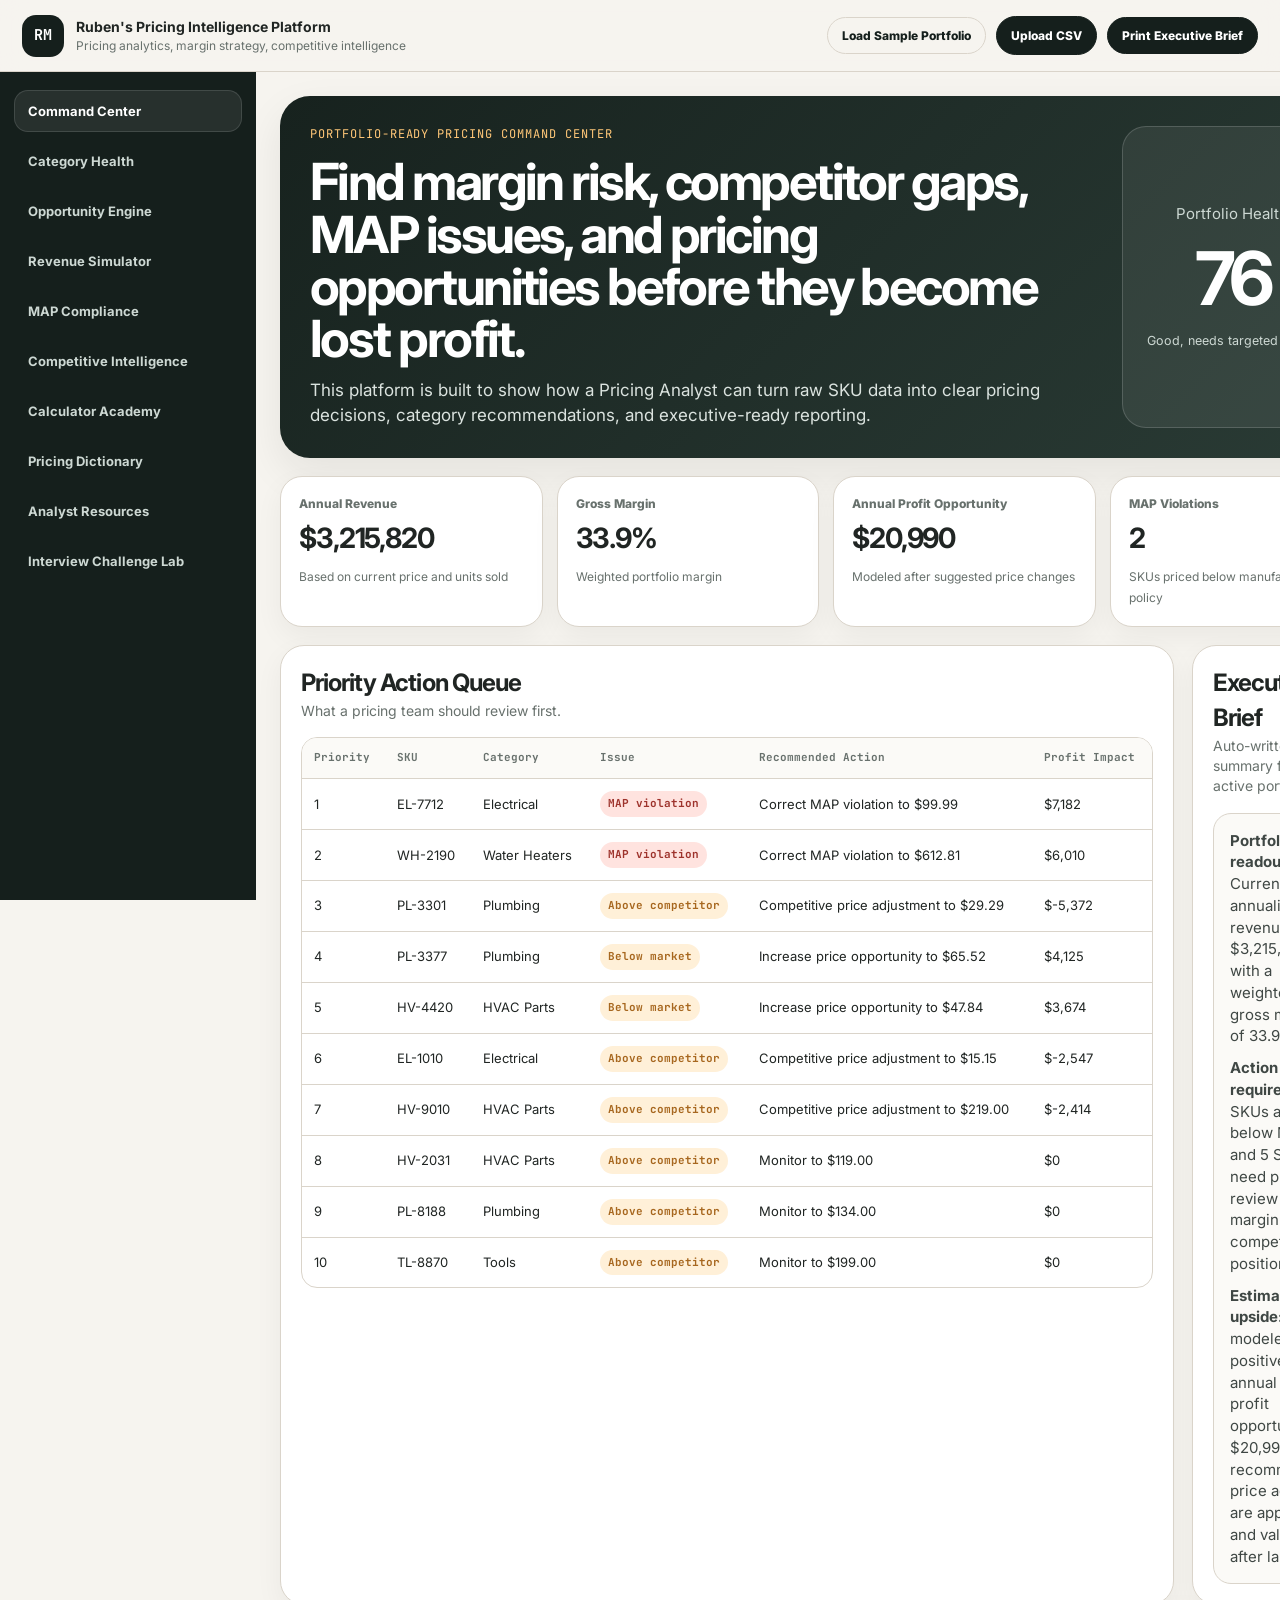
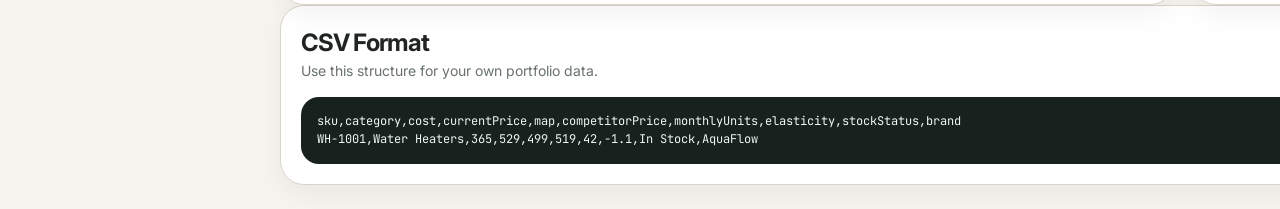
<file: pricing-intelligence/index.html>
<!DOCTYPE html>
<html lang="en">
<head>
  <meta charset="UTF-8" />
  <meta name="viewport" content="width=device-width, initial-scale=1.0" />
  <title>Ruben's Pricing Intelligence Platform</title>
  <link rel="preconnect" href="https://fonts.googleapis.com">
  <link rel="preconnect" href="https://fonts.gstatic.com" crossorigin>
  <link href="https://fonts.googleapis.com/css2?family=Inter:wght@400;500;600;700;800&family=JetBrains+Mono:wght@400;600;700&display=swap" rel="stylesheet">
  <link rel="stylesheet" href="css/styles.css" />
</head>
<body>
  <header class="app-shell">
    <div class="brand">
      <div class="brand-mark">RM</div>
      <div>
        <strong>Ruben's Pricing Intelligence Platform</strong>
        <span>Pricing analytics, margin strategy, competitive intelligence</span>
      </div>
    </div>
    <nav class="top-actions">
      <button class="ghost" id="loadSampleBtn">Load Sample Portfolio</button>
      <label class="file-btn">
        Upload CSV
        <input id="csvInput" type="file" accept=".csv" />
      </label>
      <button class="primary" id="printBriefBtn">Print Executive Brief</button>
    </nav>
  </header>

  <main class="layout">
    <aside class="sidebar">
      <button class="nav-item active" data-view="overview">Command Center</button>
      <button class="nav-item" data-view="category">Category Health</button>
      <button class="nav-item" data-view="opportunity">Opportunity Engine</button>
      <button class="nav-item" data-view="simulator">Revenue Simulator</button>
      <button class="nav-item" data-view="map">MAP Compliance</button>
      <button class="nav-item" data-view="competitive">Competitive Intelligence</button>
      <button class="nav-item" data-view="calculator">Calculator Academy</button>
      <button class="nav-item" data-view="dictionary">Pricing Dictionary</button>
      <button class="nav-item" data-view="resources">Analyst Resources</button>
      <button class="nav-item" data-view="challenge">Interview Challenge Lab</button>
    </aside>

    <section class="content">
      <section class="view active" id="overview">
        <div class="hero-panel">
          <div>
            <p class="eyebrow">Portfolio-ready pricing command center</p>
            <h1>Find margin risk, competitor gaps, MAP issues, and pricing opportunities before they become lost profit.</h1>
            <p class="lead">This platform is built to show how a Pricing Analyst can turn raw SKU data into clear pricing decisions, category recommendations, and executive-ready reporting.</p>
          </div>
          <div class="hero-score">
            <span>Portfolio Health</span>
            <strong id="healthScore">0</strong>
            <small id="healthText">Load sample data to begin</small>
          </div>
        </div>

        <div class="kpi-grid">
          <article class="kpi"><span>Annual Revenue</span><strong id="kpiRevenue">$0</strong><small>Based on current price and units sold</small></article>
          <article class="kpi"><span>Gross Margin</span><strong id="kpiMargin">0%</strong><small>Weighted portfolio margin</small></article>
          <article class="kpi"><span>Annual Profit Opportunity</span><strong id="kpiOpportunity">$0</strong><small>Modeled after suggested price changes</small></article>
          <article class="kpi"><span>MAP Violations</span><strong id="kpiMap">0</strong><small>SKUs priced below manufacturer policy</small></article>
        </div>

        <div class="two-col">
          <section class="panel">
            <div class="panel-head"><h2>Priority Action Queue</h2><p>What a pricing team should review first.</p></div>
            <div class="table-wrap"><table><thead><tr><th>Priority</th><th>SKU</th><th>Category</th><th>Issue</th><th>Recommended Action</th><th>Profit Impact</th></tr></thead><tbody id="priorityRows"></tbody></table></div>
          </section>
          <section class="panel">
            <div class="panel-head"><h2>Executive Brief</h2><p>Auto-written summary from the active portfolio.</p></div>
            <div class="brief" id="executiveBrief"></div>
          </section>
        </div>

        <section class="panel">
          <div class="panel-head"><h2>CSV Format</h2><p>Use this structure for your own portfolio data.</p></div>
          <pre class="codeblock">sku,category,cost,currentPrice,map,competitorPrice,monthlyUnits,elasticity,stockStatus,brand
WH-1001,Water Heaters,365,529,499,519,42,-1.1,In Stock,AquaFlow</pre>
        </section>
      </section>

      <section class="view" id="category">
        <div class="panel-head page"><h1>Category Health Explorer</h1><p>Click any category to drill into revenue, margin, competitive position, MAP risk, and SKU-level actions.</p></div>
        <div class="category-grid" id="categoryCards"></div>
        <section class="panel detail-panel" id="categoryDetail">
          <div class="panel-head"><h2 id="detailTitle">Select a category</h2><p id="detailSubtitle">Category drill-down will appear here.</p></div>
          <div class="kpi-grid compact" id="detailMetrics"></div>
          <div class="table-wrap"><table><thead><tr><th>SKU</th><th>Price</th><th>Cost</th><th>Margin</th><th>Competitor</th><th>MAP</th><th>Action</th></tr></thead><tbody id="detailRows"></tbody></table></div>
        </section>
      </section>

      <section class="view" id="opportunity">
        <div class="panel-head page"><h1>Pricing Opportunity Engine</h1><p>Ranks SKUs by modeled profit improvement, competitor gap, MAP status, and margin health.</p></div>
        <section class="panel"><div class="table-wrap"><table><thead><tr><th>Rank</th><th>SKU</th><th>Category</th><th>Current Price</th><th>Suggested Price</th><th>Reason</th><th>Annual Profit Change</th><th>Confidence</th></tr></thead><tbody id="opportunityRows"></tbody></table></div></section>
      </section>

      <section class="view" id="simulator">
        <div class="panel-head page"><h1>Revenue Simulator</h1><p>Test category-wide price changes and see expected revenue, gross profit, margin, and volume movement.</p></div>
        <section class="panel sim-grid">
          <div>
            <label>Category</label>
            <select id="simCategory"></select>
            <label>Price Change</label>
            <input id="priceChange" type="range" min="-15" max="15" value="3" step="1" />
            <div class="slider-readout"><strong id="priceChangeLabel">+3%</strong><span>Change applied to selected category</span></div>
            <label>Elasticity Sensitivity</label>
            <select id="elasticityMode"><option value="conservative">Conservative</option><option value="base" selected>Base</option><option value="aggressive">Aggressive</option></select>
          </div>
          <div class="kpi-grid compact">
            <article class="kpi"><span>Revenue Change</span><strong id="simRevenue">$0</strong><small>After volume response</small></article>
            <article class="kpi"><span>Profit Change</span><strong id="simProfit">$0</strong><small>Gross profit change</small></article>
            <article class="kpi"><span>Unit Change</span><strong id="simUnits">0</strong><small>Modeled annual units</small></article>
            <article class="kpi"><span>New Margin</span><strong id="simMargin">0%</strong><small>Weighted margin</small></article>
          </div>
        </section>
      </section>

      <section class="view" id="map">
        <div class="panel-head page"><h1>MAP Compliance Center</h1><p>Flags products below manufacturer minimum advertised price and estimates the immediate correction impact.</p></div>
        <section class="panel"><div class="table-wrap"><table><thead><tr><th>SKU</th><th>Brand</th><th>Category</th><th>Current Price</th><th>MAP</th><th>Gap</th><th>Correction</th><th>Status</th></tr></thead><tbody id="mapRows"></tbody></table></div></section>
      </section>

      <section class="view" id="competitive">
        <div class="panel-head page"><h1>Competitive Intelligence Center</h1><p>Shows where pricing is above, below, or aligned with competitor pricing.</p></div>
        <div class="two-col">
          <section class="panel"><div class="panel-head"><h2>Market Position Summary</h2><p>Portfolio pricing position against competitor benchmark.</p></div><div id="competitiveSummary" class="summary-list"></div></section>
          <section class="panel"><div class="panel-head"><h2>How to locate competitive prices</h2><p>Sources a pricing analyst can use.</p></div><div id="priceSources" class="resource-list"></div></section>
        </div>
        <section class="panel"><div class="table-wrap"><table><thead><tr><th>SKU</th><th>Category</th><th>Our Price</th><th>Competitor</th><th>Gap</th><th>Position</th><th>Analyst Note</th></tr></thead><tbody id="competitiveRows"></tbody></table></div></section>
      </section>

      <section class="view" id="calculator">
        <div class="panel-head page"><h1>Calculator Academy</h1><p>Calculators with formulas, math examples, and business meaning.</p></div>
        <div class="calculator-grid" id="calculatorCards"></div>
      </section>

      <section class="view" id="dictionary">
        <div class="panel-head page"><h1>Pricing Dictionary</h1><p>Vocabulary a Pricing Analyst, Category Manager, or Merchandising partner should know.</p></div>
        <input class="search" id="dictionarySearch" placeholder="Search terms like margin, MAP, elasticity, waterfall..." />
        <div class="dictionary-grid" id="dictionaryCards"></div>
      </section>

      <section class="view" id="resources">
        <div class="panel-head page"><h1>Pricing Analyst Resource Center</h1><p>Tools, datasets, skills, and workflows needed for pricing analyst work.</p></div>
        <div class="resource-grid" id="resourceCards"></div>
      </section>

      <section class="view" id="challenge">
        <div class="panel-head page"><h1>Interview Challenge Lab</h1><p>Scenario-based pricing decisions with explanations.</p></div>
        <section class="panel challenge-card">
          <h2 id="challengeTitle"></h2>
          <p id="challengePrompt"></p>
          <div class="challenge-options" id="challengeOptions"></div>
          <div class="brief" id="challengeFeedback"></div>
          <button class="primary" id="nextChallengeBtn">Next Scenario</button>
        </section>
      </section>
    </section>
  </main>

  <script src="data/sample-skus.js"></script>
  <script src="data/glossary.js"></script>
  <script src="js/pricing-engine.js"></script>
  <script src="js/category-health.js"></script>
  <script src="js/academy.js"></script>
  <script src="js/app.js"></script>
</body>
</html>
</file>
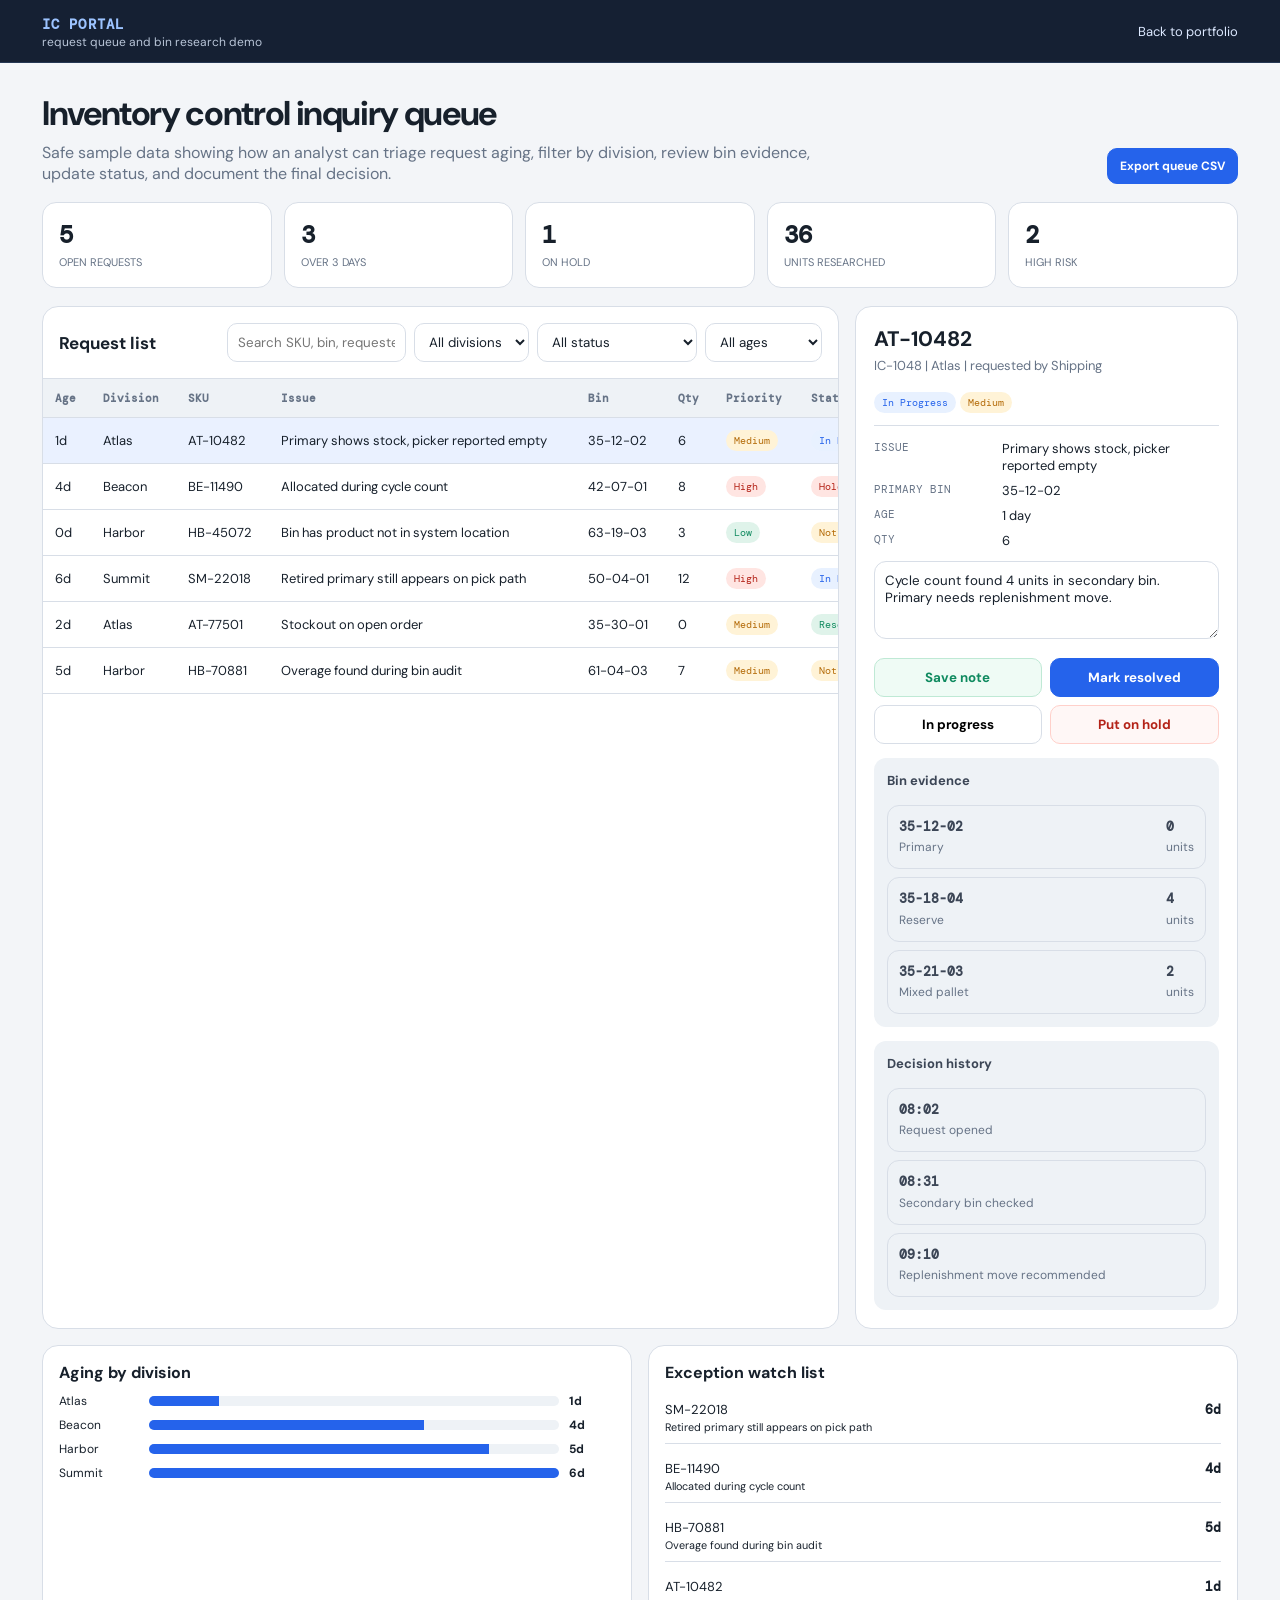
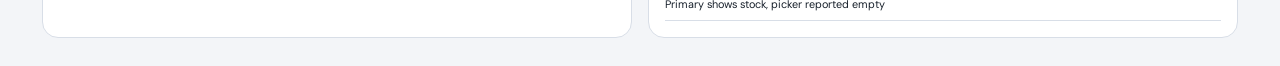
<file: demos/ic-inquiry-demo/index.html>
<!DOCTYPE html>
<html lang="en">
<head>
<meta charset="UTF-8" />
<meta name="viewport" content="width=device-width, initial-scale=1.0" />
<title>IC Portal Demo | Ruben Mendoza</title>
<link rel="preconnect" href="https://fonts.googleapis.com">
<link rel="preconnect" href="https://fonts.gstatic.com" crossorigin>
<link href="https://fonts.googleapis.com/css2?family=DM+Sans:wght@400;500;700&family=DM+Mono:wght@400;500&display=swap" rel="stylesheet">
<style>
:root{--bg:#f3f5f8;--panel:#fff;--panel2:#eef2f6;--line:#d8dee7;--text:#17202b;--muted:#667386;--blue:#2563eb;--green:#0f8a5f;--warn:#b46b08;--red:#b42318;--purple:#6d4aff;--mono:'DM Mono',monospace;--sans:'DM Sans',sans-serif}*{box-sizing:border-box;margin:0;padding:0}body{font-family:var(--sans);background:var(--bg);color:var(--text);min-height:100vh}button,input,select,textarea{font-family:inherit}.top{background:#152033;color:white;border-bottom:1px solid #263854}.wrap{max-width:1240px;margin:0 auto;padding:0 22px}.nav{height:62px;display:flex;align-items:center;justify-content:space-between;gap:18px}.brand strong{font-family:var(--mono);font-size:14px;color:#9cc3ff;letter-spacing:.08em}.brand span{display:block;font-size:12px;color:#b8c4d7}.back{color:#dce8ff;font-size:13px;text-decoration:none}.main{padding:28px 0}.head{display:grid;grid-template-columns:1fr auto;gap:20px;align-items:end;margin-bottom:18px}.head h1{font-size:34px;letter-spacing:-.04em;margin-bottom:6px}.head p{color:var(--muted);max-width:780px}.stats{display:grid;grid-template-columns:repeat(5,1fr);gap:12px;margin-bottom:18px}.stat{background:var(--panel);border:1px solid var(--line);border-radius:14px;padding:16px}.stat b{font-family:var(--mono);font-size:24px;display:block}.stat span{font-size:11px;color:var(--muted);text-transform:uppercase}.layout{display:grid;grid-template-columns:1.35fr .65fr;gap:16px}.card{background:var(--panel);border:1px solid var(--line);border-radius:16px;overflow:hidden}.card-head{padding:16px;border-bottom:1px solid var(--line);display:flex;justify-content:space-between;gap:12px;align-items:center}.card-head h2{font-size:17px}.filters{display:flex;gap:8px;flex-wrap:wrap}.filters input,.filters select{border:1px solid var(--line);background:white;border-radius:10px;padding:9px 10px;color:var(--text);font-family:var(--sans)}.table-wrap{overflow:auto}table{width:100%;border-collapse:collapse;min-width:900px}th,td{text-align:left;padding:12px;border-bottom:1px solid var(--line);font-size:13px}th{font-family:var(--mono);font-size:11px;color:var(--muted);background:var(--panel2)}tr{cursor:pointer}tr:hover{background:#f8fafc}tr.active{background:#eaf1ff}.badge{font-family:var(--mono);font-size:10px;border-radius:999px;padding:4px 8px;display:inline-flex;white-space:nowrap}.new{background:#fff3d7;color:var(--warn)}.progress{background:#e8f1ff;color:var(--blue)}.done{background:#dff3ea;color:var(--green)}.hold{background:#ffe5e2;color:var(--red)}.detail{padding:18px}.detail h3{font-size:21px;margin-bottom:4px}.detail .sub{color:var(--muted);font-size:13px;margin-bottom:16px}.kv{display:grid;grid-template-columns:120px 1fr;gap:8px;border-top:1px solid var(--line);padding-top:14px;margin-top:12px}.kv div{font-size:13px}.kv .k{color:var(--muted);font-family:var(--mono);font-size:11px;text-transform:uppercase}.note{background:var(--panel2);border-radius:12px;padding:13px;margin-top:14px;color:#3c4656;font-size:13px;line-height:1.55}.bins,.timeline{display:grid;gap:8px;margin-top:14px}.bin,.timeitem{border:1px solid var(--line);border-radius:12px;padding:11px;display:flex;justify-content:space-between;gap:12px}.bin b,.timeitem b{font-family:var(--mono)}.bin span,.timeitem span{font-size:12px;color:var(--muted)}.actions{display:grid;grid-template-columns:1fr 1fr;gap:8px;margin-top:14px}.btn{border:1px solid var(--line);background:white;border-radius:10px;padding:10px;font-weight:700;cursor:pointer}.btn.primary{background:var(--blue);border-color:var(--blue);color:white}.btn.hold{color:var(--red);background:#fff7f6;border-color:#ffd0ca}.btn.good{color:var(--green);background:#effbf5;border-color:#bfe9d5}.btn.small{padding:9px 12px;font-size:12px}.noteedit{width:100%;min-height:78px;border:1px solid var(--line);border-radius:12px;padding:10px;margin-top:12px;color:var(--text);resize:vertical}.split{display:grid;grid-template-columns:1fr 1fr;gap:16px;margin-top:16px}.miniCard{background:var(--panel);border:1px solid var(--line);border-radius:16px;padding:16px}.miniCard h2{font-size:16px;margin-bottom:10px}.chartrow{display:grid;grid-template-columns:80px 1fr 46px;gap:10px;align-items:center;margin:8px 0;font-size:12px}.track{height:10px;background:var(--panel2);border-radius:999px;overflow:hidden}.bar{height:100%;background:var(--blue);width:0}.risk{display:grid;gap:8px}.riskitem{display:flex;justify-content:space-between;gap:10px;border-bottom:1px solid var(--line);padding:8px 0;font-size:13px}.riskitem b{font-family:var(--mono)}@media(max-width:980px){.layout,.head,.split{grid-template-columns:1fr}.stats{grid-template-columns:repeat(2,1fr)}}@media(max-width:560px){.wrap{padding:0 14px}.stats{grid-template-columns:1fr}.filters input,.filters select{width:100%}.actions{grid-template-columns:1fr}}
</style>
</head>
<body>
<header class="top"><div class="wrap nav"><div class="brand"><strong>IC PORTAL</strong><span>request queue and bin research demo</span></div><a class="back" href="../../index.html">Back to portfolio</a></div></header>
<main class="main"><div class="wrap">
  <div class="head"><div><h1>Inventory control inquiry queue</h1><p>Safe sample data showing how an analyst can triage request aging, filter by division, review bin evidence, update status, and document the final decision.</p></div><button class="btn primary small" id="exportBtn">Export queue CSV</button></div>
  <div class="stats"><div class="stat"><b id="sOpen">0</b><span>Open requests</span></div><div class="stat"><b id="sAging">0</b><span>Over 3 days</span></div><div class="stat"><b id="sHold">0</b><span>On hold</span></div><div class="stat"><b id="sUnits">0</b><span>Units researched</span></div><div class="stat"><b id="sRisk">0</b><span>High risk</span></div></div>
  <div class="layout">
    <section class="card"><div class="card-head"><h2>Request list</h2><div class="filters"><input id="search" placeholder="Search SKU, bin, requester"><select id="divFilter"><option value="all">All divisions</option><option>Atlas</option><option>Beacon</option><option>Harbor</option><option>Summit</option></select><select id="statusFilter"><option value="all">All status</option><option>Not Acknowledged</option><option>In Progress</option><option>Resolved</option><option>Hold</option></select><select id="ageFilter"><option value="all">All ages</option><option value="older">Over 3 days</option><option value="today">Today</option></select></div></div><div class="table-wrap"><table><thead><tr><th>Age</th><th>Division</th><th>SKU</th><th>Issue</th><th>Bin</th><th>Qty</th><th>Priority</th><th>Status</th></tr></thead><tbody id="rows"></tbody></table></div></section>
    <aside class="card"><div class="detail" id="detail"></div></aside>
  </div>
  <div class="split"><section class="miniCard"><h2>Aging by division</h2><div id="agingChart"></div></section><section class="miniCard"><h2>Exception watch list</h2><div class="risk" id="riskList"></div></section></div>
</div></main>
<script>
const requests=[
 {id:'IC-1048',age:1,div:'Atlas',sku:'AT-10482',issue:'Primary shows stock, picker reported empty',bin:'35-12-02',qty:6,status:'In Progress',priority:'Medium',requester:'Shipping',notes:'Cycle count found 4 units in secondary bin. Primary needs replenishment move.',bins:[['35-12-02',0,'Primary'],['35-18-04',4,'Reserve'],['35-21-03',2,'Mixed pallet']],timeline:[['08:02','Request opened'],['08:31','Secondary bin checked'],['09:10','Replenishment move recommended']]},
 {id:'IC-1051',age:4,div:'Beacon',sku:'BE-11490',issue:'Allocated during cycle count',bin:'42-07-01',qty:8,status:'Hold',priority:'High',requester:'IC Team',notes:'Count cannot post while allocation exists. Waiting for pick demand to clear before final adjustment.',bins:[['42-07-01',8,'Primary'],['44-02-02',0,'Reserve']],timeline:[['07:40','Count alert created'],['08:05','Allocation confirmed'],['08:14','Placed on hold']]},
 {id:'IC-1054',age:0,div:'Harbor',sku:'HB-45072',issue:'Bin has product not in system location',bin:'63-19-03',qty:3,status:'Not Acknowledged',priority:'Low',requester:'Receiving',notes:'Likely putaway scan missed. Needs product verification and bin move review.',bins:[['63-19-03',3,'Found'],['63-20-01',0,'System primary']],timeline:[['09:44','Receiving request entered']]},
 {id:'IC-1055',age:6,div:'Summit',sku:'SM-22018',issue:'Retired primary still appears on pick path',bin:'50-04-01',qty:12,status:'In Progress',priority:'High',requester:'Packing',notes:'Retired primary flag found. Recommend remove pickable status after inventory transfer.',bins:[['50-04-01',12,'Retired primary'],['50-09-02',36,'Active primary']],timeline:[['06:52','Packing shortage reported'],['07:20','Primary reviewed'],['08:11','Path cleanup requested']]},
 {id:'IC-1058',age:2,div:'Atlas',sku:'AT-77501',issue:'Stockout on open order',bin:'35-30-01',qty:0,status:'Resolved',priority:'Medium',requester:'Office',notes:'Confirmed true stockout. Buyer notified and order line updated.',bins:[['35-30-01',0,'Primary'],['35-31-02',0,'Reserve']],timeline:[['10:05','Office request received'],['10:32','All reserve checked'],['11:01','Resolved as stockout']]},
 {id:'IC-1062',age:5,div:'Harbor',sku:'HB-70881',issue:'Overage found during bin audit',bin:'61-04-03',qty:7,status:'Not Acknowledged',priority:'Medium',requester:'Audit',notes:'System expected 5 units. Physical count found 7. Needs second count before adjustment.',bins:[['61-04-03',7,'Primary'],['61-05-01',0,'Overflow']],timeline:[['12:18','Audit exception logged']]}
];
let selected=requests[0];const $=id=>document.getElementById(id);function cls(s){return s==='Resolved'?'done':s==='Hold'?'hold':s==='In Progress'?'progress':'new'}function pcls(p){return p==='High'?'hold':p==='Medium'?'new':'done'}function filtered(){const q=$('search').value.toLowerCase();const d=$('divFilter').value;const s=$('statusFilter').value;const a=$('ageFilter').value;return requests.filter(r=>(d==='all'||r.div===d)&&(s==='all'||r.status===s)&&(a==='all'||(a==='older'?r.age>3:r.age===0))&&[r.sku,r.bin,r.requester,r.issue,r.id,r.div].join(' ').toLowerCase().includes(q))}function render(){const data=filtered();$('rows').innerHTML=data.map(r=>`<tr class="${selected.id===r.id?'active':''}" data-id="${r.id}"><td>${r.age}d</td><td>${r.div}</td><td>${r.sku}</td><td>${r.issue}</td><td>${r.bin}</td><td>${r.qty}</td><td><span class="badge ${pcls(r.priority)}">${r.priority}</span></td><td><span class="badge ${cls(r.status)}">${r.status}</span></td></tr>`).join('');document.querySelectorAll('tr[data-id]').forEach(tr=>tr.addEventListener('click',()=>{selected=requests.find(r=>r.id===tr.dataset.id);render()}));$('sOpen').textContent=requests.filter(r=>r.status!=='Resolved').length;$('sAging').textContent=requests.filter(r=>r.age>3&&r.status!=='Resolved').length;$('sHold').textContent=requests.filter(r=>r.status==='Hold').length;$('sUnits').textContent=requests.reduce((a,r)=>a+r.qty,0);$('sRisk').textContent=requests.filter(r=>r.priority==='High'&&r.status!=='Resolved').length;renderDetail();renderAnalytics()}function renderDetail(){const r=selected;$('detail').innerHTML=`<h3>${r.sku}</h3><div class="sub">${r.id} | ${r.div} | requested by ${r.requester}</div><span class="badge ${cls(r.status)}">${r.status}</span> <span class="badge ${pcls(r.priority)}">${r.priority}</span><div class="kv"><div class="k">Issue</div><div>${r.issue}</div><div class="k">Primary bin</div><div>${r.bin}</div><div class="k">Age</div><div>${r.age} day${r.age===1?'':'s'}</div><div class="k">Qty</div><div>${r.qty}</div></div><textarea class="noteedit" id="noteBox">${r.notes}</textarea><div class="actions"><button class="btn good" onclick="saveNote()">Save note</button><button class="btn primary" onclick="setStatus('Resolved')">Mark resolved</button><button class="btn" onclick="setStatus('In Progress')">In progress</button><button class="btn hold" onclick="setStatus('Hold')">Put on hold</button></div><div class="note"><b>Bin evidence</b><div class="bins">${r.bins.map(b=>`<div class="bin"><div><b>${b[0]}</b><br><span>${b[2]}</span></div><div><b>${b[1]}</b><br><span>units</span></div></div>`).join('')}</div></div><div class="note"><b>Decision history</b><div class="timeline">${r.timeline.map(t=>`<div class="timeitem"><div><b>${t[0]}</b><br><span>${t[1]}</span></div></div>`).join('')}</div></div>`}function renderAnalytics(){const divs=['Atlas','Beacon','Harbor','Summit'];const max=Math.max(...divs.map(d=>requests.filter(r=>r.div===d&&r.status!=='Resolved').reduce((a,r)=>a+r.age,0)),1);$('agingChart').innerHTML=divs.map(d=>{const val=requests.filter(r=>r.div===d&&r.status!=='Resolved').reduce((a,r)=>a+r.age,0);return `<div class="chartrow"><span>${d}</span><div class="track"><div class="bar" style="width:${Math.round(val/max*100)}%"></div></div><b>${val}d</b></div>`}).join('');$('riskList').innerHTML=requests.filter(r=>r.status!=='Resolved').sort((a,b)=>(b.priority==='High')-(a.priority==='High')||b.age-a.age).slice(0,4).map(r=>`<div class="riskitem"><span>${r.sku}<br><small>${r.issue}</small></span><b>${r.age}d</b></div>`).join('')}function saveNote(){selected.notes=$('noteBox').value;selected.timeline.push([new Date().toLocaleTimeString([], {hour:'2-digit', minute:'2-digit'}),'Analyst note updated']);render()}function setStatus(s){selected.status=s;selected.timeline.push([new Date().toLocaleTimeString([], {hour:'2-digit', minute:'2-digit'}),'Status changed to '+s]);render()}function exportCsv(){const rows=[['Request','Age','Division','SKU','Issue','Bin','Qty','Priority','Status','Requester','Notes'],...requests.map(r=>[r.id,r.age,r.div,r.sku,r.issue,r.bin,r.qty,r.priority,r.status,r.requester,r.notes])];const csv=rows.map(r=>r.map(v=>'"'+String(v).replaceAll('"','""')+'"').join(',')).join('\n');const blob=new Blob([csv],{type:'text/csv'});const a=document.createElement('a');a.href=URL.createObjectURL(blob);a.download='ic-portal-demo-queue.csv';a.click();URL.revokeObjectURL(a.href)}['search','divFilter','statusFilter','ageFilter'].forEach(id=>$(id).addEventListener('input',render));$('exportBtn').addEventListener('click',exportCsv);render();
</script>
</body>
</html>
</file>
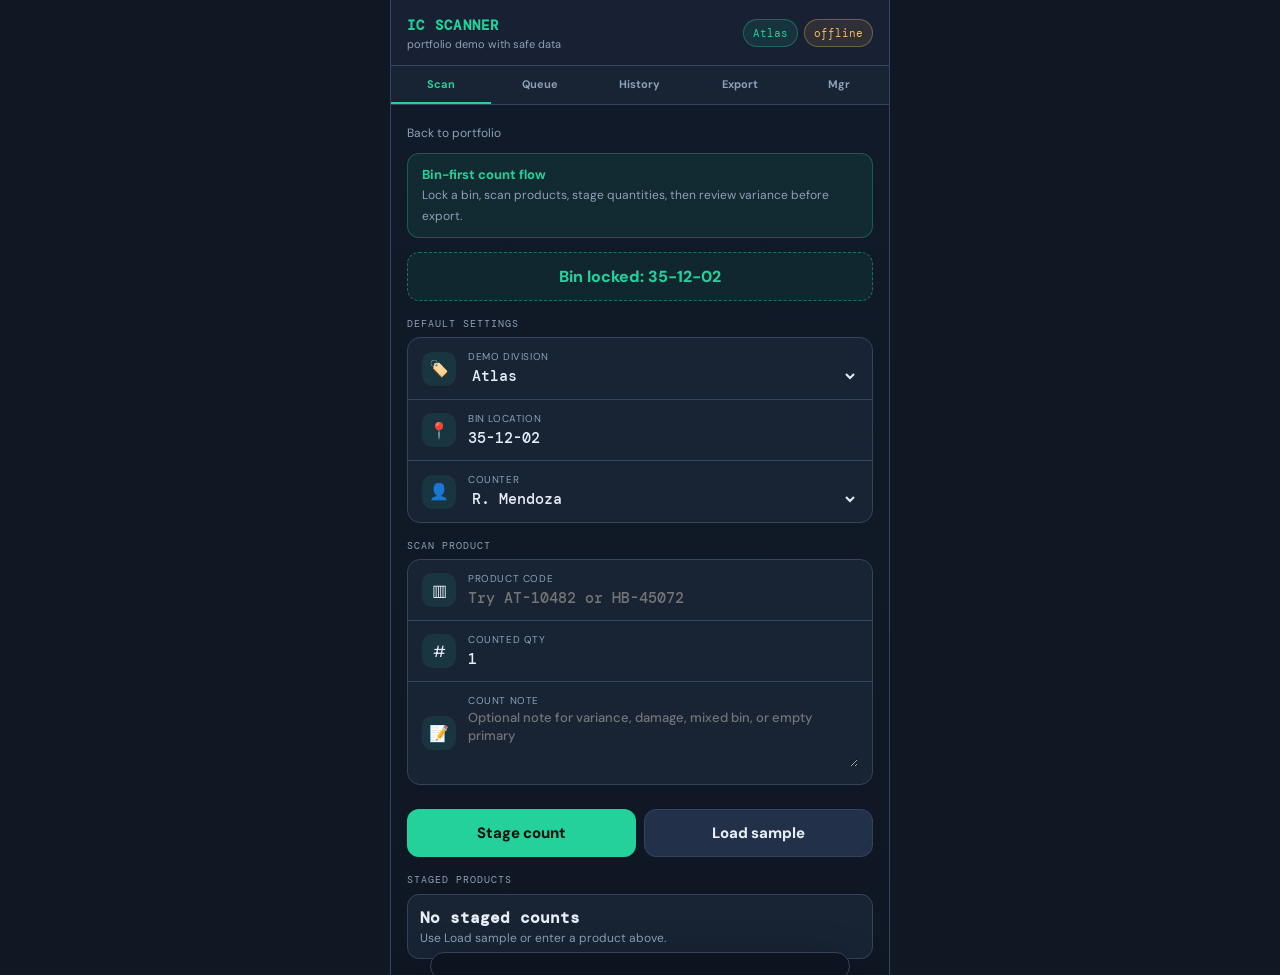
<file: demos/ic-scanner-demo/index.html>
<!DOCTYPE html>
<html lang="en">
<head>
<meta charset="UTF-8" />
<meta name="viewport" content="width=device-width, initial-scale=1.0, maximum-scale=1.0" />
<title>IC Scanner Demo | Ruben Mendoza</title>
<link rel="preconnect" href="https://fonts.googleapis.com">
<link rel="preconnect" href="https://fonts.gstatic.com" crossorigin>
<link href="https://fonts.googleapis.com/css2?family=DM+Sans:wght@400;500;700&family=DM+Mono:wght@400;500&display=swap" rel="stylesheet">
<style>
:root{--bg:#101824;--panel:#182334;--panel2:#223149;--line:#34445f;--text:#e7eef8;--muted:#8da0b7;--green:#25d19b;--red:#f05d5e;--warn:#f7b955;--blue:#65a6ff;--purple:#a98bff;--mono:'DM Mono',monospace;--sans:'DM Sans',sans-serif}
*{box-sizing:border-box;margin:0;padding:0}body{font-family:var(--sans);background:var(--bg);color:var(--text);min-height:100vh}button,input,select,textarea{font-family:inherit}.phone{max-width:500px;margin:0 auto;min-height:100vh;background:linear-gradient(180deg,#111b29,#0f1723);border-left:1px solid var(--line);border-right:1px solid var(--line)}.top{position:sticky;top:0;z-index:10;background:rgba(24,35,52,.97);border-bottom:1px solid var(--line);padding:14px 16px;display:flex;align-items:center;justify-content:space-between;gap:12px}.brand strong{font-family:var(--mono);font-size:14px;color:var(--green);letter-spacing:.09em}.brand span{display:block;font-size:11px;color:var(--muted);margin-top:2px}.chips{display:flex;gap:6px;align-items:center}.chip{font-family:var(--mono);font-size:11px;color:var(--green);border:1px solid rgba(37,209,155,.35);background:rgba(37,209,155,.1);border-radius:999px;padding:6px 9px}.chip.off{color:var(--warn);border-color:rgba(247,185,85,.35);background:rgba(247,185,85,.1)}.tabs{display:grid;grid-template-columns:repeat(5,1fr);background:var(--panel);border-bottom:1px solid var(--line);position:sticky;top:61px;z-index:9}.tab{border:0;background:transparent;color:var(--muted);padding:11px 2px;font-size:11px;font-weight:700;border-bottom:2px solid transparent;cursor:pointer}.tab.active{color:var(--green);border-bottom-color:var(--green)}.main{padding:16px}.back{display:inline-flex;color:var(--muted);font-size:12px;text-decoration:none;margin-bottom:12px}.banner{border:1px solid rgba(37,209,155,.3);background:rgba(37,209,155,.09);border-radius:12px;padding:12px 14px;margin-bottom:14px}.banner.warn{border-color:rgba(247,185,85,.36);background:rgba(247,185,85,.1)}.banner b{display:block;color:var(--green);font-size:13px}.banner.warn b{color:var(--warn)}.banner span{font-size:12px;color:var(--muted)}.label{font-family:var(--mono);font-size:10px;color:var(--muted);letter-spacing:.1em;text-transform:uppercase;margin:16px 0 7px}.group{background:var(--panel);border:1px solid var(--line);border-radius:13px;overflow:hidden}.row{display:flex;align-items:center;gap:12px;padding:12px 14px;border-bottom:1px solid var(--line)}.row:last-child{border-bottom:0}.ico{width:34px;height:34px;border-radius:10px;background:rgba(37,209,155,.1);display:grid;place-items:center;flex:none}.field{flex:1;min-width:0}.field label{display:block;font-size:10px;color:var(--muted);text-transform:uppercase;letter-spacing:.06em;margin-bottom:2px}.field input,.field select,.field textarea{width:100%;border:0;outline:0;background:transparent;color:var(--text);font-family:var(--mono);font-size:15px;font-weight:500}.field textarea{height:58px;resize:vertical;font-family:var(--sans);font-size:13px;line-height:1.35}.field select option{background:#182334;color:#e7eef8}.btn{width:100%;border:0;border-radius:12px;background:var(--green);color:#07120e;padding:13px 14px;font-weight:800;font-size:15px;margin-top:12px;cursor:pointer}.btn.secondary{background:var(--panel2);color:var(--text);border:1px solid var(--line)}.btn.warn{background:rgba(247,185,85,.12);color:var(--warn);border:1px solid rgba(247,185,85,.35)}.btn.danger{background:rgba(240,93,94,.12);color:var(--red);border:1px solid rgba(240,93,94,.35)}.btn.small{padding:9px 10px;font-size:12px;margin:0}.btnrow{display:grid;grid-template-columns:1fr 1fr;gap:8px;margin-top:12px}.hidden{display:none!important}.staged{display:grid;gap:8px;margin-top:8px}.item{background:var(--panel);border:1px solid var(--line);border-radius:12px;padding:12px;display:grid;grid-template-columns:1fr auto;gap:10px;align-items:center}.item.selected{border-color:rgba(37,209,155,.55);background:rgba(37,209,155,.06)}.pc{font-family:var(--mono);font-weight:700}.desc{font-size:12px;color:var(--muted);margin-top:2px}.qty{font-family:var(--mono);font-size:22px;font-weight:700;color:var(--green);text-align:right}.mini{font-size:10px;color:var(--muted);text-align:right;text-transform:uppercase}.pill{font-family:var(--mono);font-size:10px;border-radius:999px;padding:4px 7px;display:inline-flex;margin-top:7px}.ok{color:var(--green);background:rgba(37,209,155,.1)}.bad{color:var(--red);background:rgba(240,93,94,.12)}.warnp{color:var(--warn);background:rgba(247,185,85,.12)}.bluep{color:var(--blue);background:rgba(101,166,255,.12)}.stats{display:grid;grid-template-columns:repeat(4,1fr);gap:8px;margin-bottom:12px}.stat{background:var(--panel);border:1px solid var(--line);border-radius:12px;padding:12px;text-align:center}.stat b{font-family:var(--mono);font-size:20px;color:var(--green);display:block}.stat span{font-size:9px;color:var(--muted);text-transform:uppercase}.filters{display:grid;grid-template-columns:1fr 1fr;gap:8px;margin-bottom:12px}.filters input,.filters select{background:var(--panel);border:1px solid var(--line);border-radius:10px;color:var(--text);padding:10px;font-size:13px}.tablewrap{overflow:auto;border:1px solid var(--line);border-radius:12px;background:var(--panel)}.table{width:100%;border-collapse:collapse;min-width:600px}th,td{padding:10px;border-bottom:1px solid var(--line);font-size:12px;text-align:left}th{font-family:var(--mono);font-size:10px;color:var(--muted);background:var(--panel2)}.toast{position:fixed;left:50%;bottom:20px;transform:translateX(-50%) translateY(100px);width:calc(100% - 30px);max-width:420px;background:#0d141f;border:1px solid var(--line);border-radius:14px;padding:13px 14px;transition:.25s;box-shadow:0 14px 40px rgba(0,0,0,.4);z-index:20}.toast.show{transform:translateX(-50%) translateY(0)}.toast b{display:block;font-size:13px}.toast span{font-size:12px;color:var(--muted)}.scanbox{border:1px dashed rgba(37,209,155,.45);background:rgba(37,209,155,.07);border-radius:12px;padding:13px;text-align:center;color:var(--green);font-weight:800;margin-bottom:12px}.progress{height:8px;background:var(--panel2);border-radius:99px;overflow:hidden;margin-top:7px}.bar{height:100%;background:var(--green);width:0}.managergrid{display:grid;grid-template-columns:1fr 1fr;gap:10px}.managercard{background:var(--panel);border:1px solid var(--line);border-radius:14px;padding:13px}.managercard h3{font-size:13px;margin-bottom:8px}.managercard p{font-size:12px;color:var(--muted);line-height:1.45}.statusline{display:flex;justify-content:space-between;gap:10px;font-size:12px;border-top:1px solid var(--line);padding-top:8px;margin-top:8px;color:var(--muted)}@media(max-width:430px){.stats{grid-template-columns:repeat(2,1fr)}.tabs{top:61px}.tab{font-size:10px}.managergrid{grid-template-columns:1fr}}
</style>
</head>
<body>
<div class="phone">
<header class="top"><div class="brand"><strong>IC SCANNER</strong><span>portfolio demo with safe data</span></div><div class="chips"><div class="chip" id="locChip">Atlas</div><div class="chip off" id="syncChip">offline</div></div></header>
<div class="tabs"><button class="tab active" data-screen="scan">Scan</button><button class="tab" data-screen="queue">Queue</button><button class="tab" data-screen="history">History</button><button class="tab" data-screen="export">Export</button><button class="tab" data-screen="manager">Mgr</button></div>
<main class="main">
<a class="back" href="../../index.html">Back to portfolio</a>
<section id="scan" class="screen">
  <div class="banner"><b>Bin-first count flow</b><span>Lock a bin, scan products, stage quantities, then review variance before export.</span></div>
  <div class="scanbox" id="binLock">Bin locked: 35-12-02</div>
  <div class="label">Default settings</div>
  <div class="group">
    <div class="row"><div class="ico">🏷️</div><div class="field"><label>Demo division</label><select id="division"><option>Atlas</option><option>Beacon</option><option>Harbor</option><option>Summit</option></select></div></div>
    <div class="row"><div class="ico">📍</div><div class="field"><label>Bin location</label><input id="bin" value="35-12-02"></div></div>
    <div class="row"><div class="ico">👤</div><div class="field"><label>Counter</label><select id="counter"><option>R. Mendoza</option><option>Demo User 1</option><option>Demo User 2</option></select></div></div>
  </div>
  <div class="label">Scan product</div>
  <div class="group">
    <div class="row"><div class="ico">▥</div><div class="field"><label>Product code</label><input id="sku" placeholder="Try AT-10482 or HB-45072"></div></div>
    <div class="row"><div class="ico">#</div><div class="field"><label>Counted qty</label><input id="qty" type="number" value="1"></div></div>
    <div class="row"><div class="ico">📝</div><div class="field"><label>Count note</label><textarea id="note" placeholder="Optional note for variance, damage, mixed bin, or empty primary"></textarea></div></div>
  </div>
  <div class="btnrow"><button class="btn" id="addBtn">Stage count</button><button class="btn secondary" id="sampleBtn">Load sample</button></div>
  <div class="label">Staged products</div><div class="staged" id="stagedList"></div>
</section>
<section id="queue" class="screen hidden">
  <div class="stats"><div class="stat"><b id="qLines">0</b><span>Lines</span></div><div class="stat"><b id="qUnits">0</b><span>Units</span></div><div class="stat"><b id="qVar">0</b><span>Abs variance</span></div><div class="stat"><b id="qBins">0</b><span>Bins</span></div></div>
  <div class="filters"><input id="queueSearch" placeholder="Search SKU or bin"><select id="queueFilter"><option value="all">All statuses</option><option value="match">Matches</option><option value="short">Shorts</option><option value="over">Overs</option><option value="unknown">Unknowns</option></select></div>
  <div class="staged" id="queueList"></div>
</section>
<section id="history" class="screen hidden">
  <div class="banner warn"><b>Session history</b><span>Shows completed scans and exception flags a supervisor could audit later.</span></div>
  <div class="filters"><input id="histSearch" placeholder="Search history"><select id="histDiv"><option value="all">All divisions</option><option>Atlas</option><option>Beacon</option><option>Harbor</option><option>Summit</option></select></div>
  <div class="staged" id="historyList"></div>
</section>
<section id="export" class="screen hidden">
  <div class="banner"><b>Export preview</b><span>This shows the clean output a supervisor or analyst can review before upload.</span></div>
  <div class="tablewrap"><table class="table"><thead><tr><th>Time</th><th>Division</th><th>Bin</th><th>SKU</th><th>Count</th><th>Expected</th><th>Delta</th><th>Status</th></tr></thead><tbody id="exportRows"></tbody></table></div>
  <div class="btnrow"><button class="btn secondary" id="csvBtn">Download CSV</button><button class="btn danger" id="clearBtn">Clear session</button></div>
</section>
<section id="manager" class="screen hidden">
  <div class="managergrid">
    <div class="managercard"><h3>Variance control</h3><p>Flags shortages, overages, and unknown SKUs before data leaves the floor device.</p><div class="statusline"><span>Open exceptions</span><b id="mgrExceptions">0</b></div></div>
    <div class="managercard"><h3>Batch readiness</h3><p>Tracks whether staged lines are clean enough for supervisor review.</p><div class="progress"><div class="bar" id="readyBar"></div></div><div class="statusline"><span>Ready score</span><b id="readyPct">0%</b></div></div>
    <div class="managercard"><h3>Audit trail</h3><p>Each line stores user, time, bin, division, SKU, expected quantity, counted quantity, and notes.</p><div class="statusline"><span>History rows</span><b id="mgrRows">0</b></div></div>
    <div class="managercard"><h3>Demo safety</h3><p>All divisions, products, bins, and names are sanitized sample data for portfolio use.</p><div class="statusline"><span>Live database</span><b>No</b></div></div>
  </div>
</section>
</main>
</div>
<div class="toast" id="toast"><b></b><span></span></div>
<script>
const catalog={
 'AT-10482':{desc:'Ceramic planter, medium',expected:6,div:'Atlas'},'AT-22110':{desc:'Decorative stem bundle',expected:12,div:'Atlas'},'BE-88401':{desc:'Accent lantern, black',expected:4,div:'Beacon'},'BE-11490':{desc:'Wire basket set',expected:8,div:'Beacon'},'HB-45072':{desc:'Woven tray set',expected:3,div:'Harbor'},'HB-77501':{desc:'Table runner, linen',expected:10,div:'Harbor'},'SM-22018':{desc:'Gift box assortment',expected:24,div:'Summit'},'SM-70881':{desc:'Glass vase, tall',expected:5,div:'Summit'}
};
let staged=[];let history=[
 {time:'08:17',sku:'AT-22110',qty:12,expected:12,bin:'35-11-01',div:'Atlas',desc:'Decorative stem bundle',counter:'Demo User 1',note:'clean count'},
 {time:'08:24',sku:'BE-11490',qty:6,expected:8,bin:'42-07-01',div:'Beacon',desc:'Wire basket set',counter:'Demo User 2',note:'short 2, checked reserve'},
 {time:'08:39',sku:'SM-70881',qty:7,expected:5,bin:'61-04-03',div:'Summit',desc:'Glass vase, tall',counter:'R. Mendoza',note:'overage likely mixed case'}
];
const $=id=>document.getElementById(id);function now(){return new Date().toLocaleTimeString([], {hour:'2-digit', minute:'2-digit'})}function toast(title,msg){const t=$('toast');t.querySelector('b').textContent=title;t.querySelector('span').textContent=msg;t.classList.add('show');setTimeout(()=>t.classList.remove('show'),2600)}function statusOf(x){if(!catalog[x.sku])return 'unknown';const d=x.qty-x.expected;if(d===0)return 'match';return d<0?'short':'over'}function pill(x){const s=statusOf(x);const d=x.qty-x.expected;if(s==='match')return '<span class="pill ok">Match</span>';if(s==='unknown')return '<span class="pill bluep">Unknown SKU</span>';return `<span class="pill ${s==='short'?'bad':'warnp'}">${s==='short'?'Short':'Over'} ${d>0?'+':''}${d}</span>`}function card(x){return `<div class="item"><div><div class="pc">${x.sku}</div><div class="desc">${x.desc}<br>${x.bin} | ${x.div} | ${x.counter || $('counter').value}</div>${pill(x)}${x.note?`<div class="desc">Note: ${x.note}</div>`:''}</div><div><div class="qty">${x.qty}</div><div class="mini">counted</div></div></div>`}function addItem(){const sku=$('sku').value.trim().toUpperCase();const qty=Number($('qty').value||0);const bin=$('bin').value.trim().toUpperCase();const div=$('division').value;const note=$('note').value.trim();if(!sku||qty<=0){toast('Missing scan','Enter a product code and quantity.');return}const item=catalog[sku]||{desc:'Unknown demo item, needs product master review',expected:0,div};const line={time:now(),sku,qty,bin,div:item.div||div,desc:item.desc,expected:item.expected,counter:$('counter').value,note};staged.unshift(line);history.unshift(line);$('sku').value='';$('qty').value=1;$('note').value='';render();toast(statusOf(line)==='unknown'?'Unknown item staged':'Count staged',`${sku} added to ${bin}`)}function render(){const q=$('queueSearch')?.value.toLowerCase()||'';const qf=$('queueFilter')?.value||'all';const queue=staged.filter(x=>(qf==='all'||statusOf(x)===qf)&&[x.sku,x.bin,x.desc,x.div].join(' ').toLowerCase().includes(q));$('stagedList').innerHTML=staged.length?staged.slice(0,4).map(card).join(''):'<div class="item"><div><div class="pc">No staged counts</div><div class="desc">Use Load sample or enter a product above.</div></div></div>';$('queueList').innerHTML=queue.length?queue.map(card).join(''):'<div class="item"><div><div class="pc">No matching queue lines</div><div class="desc">Adjust the filter or stage a new count.</div></div></div>';const hq=$('histSearch')?.value.toLowerCase()||'';const hd=$('histDiv')?.value||'all';const hist=history.filter(x=>(hd==='all'||x.div===hd)&&[x.sku,x.bin,x.desc,x.note,x.div].join(' ').toLowerCase().includes(hq));$('historyList').innerHTML=hist.length?hist.map(card).join(''):'<div class="item"><div><div class="pc">No history found</div><div class="desc">Try a different search.</div></div></div>';$('exportRows').innerHTML=staged.map(x=>`<tr><td>${x.time}</td><td>${x.div}</td><td>${x.bin}</td><td>${x.sku}</td><td>${x.qty}</td><td>${x.expected}</td><td>${x.qty-x.expected}</td><td>${statusOf(x)}</td></tr>`).join('');$('qLines').textContent=staged.length;$('qUnits').textContent=staged.reduce((a,x)=>a+x.qty,0);$('qVar').textContent=staged.reduce((a,x)=>a+Math.abs(x.qty-x.expected),0);$('qBins').textContent=new Set(staged.map(x=>x.bin)).size;$('mgrRows').textContent=history.length;const exceptions=staged.filter(x=>statusOf(x)!=='match').length;$('mgrExceptions').textContent=exceptions;const ready=staged.length?Math.round((staged.length-exceptions)/staged.length*100):0;$('readyPct').textContent=ready+'%';$('readyBar').style.width=ready+'%';$('locChip').textContent=$('division').value;$('binLock').textContent='Bin locked: '+$('bin').value.toUpperCase()}function csv(){const rows=[['Time','Division','Bin','SKU','Counted','Expected','Delta','Status','Counter','Note'],...staged.map(x=>[x.time,x.div,x.bin,x.sku,x.qty,x.expected,x.qty-x.expected,statusOf(x),x.counter,x.note])];const text=rows.map(r=>r.map(v=>'"'+String(v).replaceAll('"','""')+'"').join(',')).join('\n');const blob=new Blob([text],{type:'text/csv'});const a=document.createElement('a');a.href=URL.createObjectURL(blob);a.download='ic-scanner-demo-export.csv';a.click();URL.revokeObjectURL(a.href);toast('CSV created','Demo export downloaded.')}document.querySelectorAll('.tab').forEach(btn=>btn.addEventListener('click',()=>{document.querySelectorAll('.tab').forEach(x=>x.classList.remove('active'));btn.classList.add('active');document.querySelectorAll('.screen').forEach(s=>s.classList.add('hidden'));$(btn.dataset.screen).classList.remove('hidden')}));$('addBtn').addEventListener('click',addItem);$('sampleBtn').addEventListener('click',()=>{const keys=Object.keys(catalog);const sku=keys[Math.floor(Math.random()*keys.length)];$('sku').value=sku;$('qty').value=Math.max(1,catalog[sku].expected+[-2,-1,0,0,1,2][Math.floor(Math.random()*6)]);$('division').value=catalog[sku].div;addItem()});$('clearBtn').addEventListener('click',()=>{staged=[];render();toast('Session cleared','Demo staged data was reset.')});$('csvBtn').addEventListener('click',csv);['division','bin','queueSearch','queueFilter','histSearch','histDiv'].forEach(id=>$(id).addEventListener('input',render));render();
</script>
</body>
</html>
</file>
<file: pricing-intelligence/css/styles.css>
:root{
  --bg:#f6f4ef;--panel:#ffffff;--panel2:#fbfaf7;--ink:#202523;--muted:#68716d;--line:#dad4ca;--nav:#151f1c;--nav2:#21302b;--green:#28664c;--green2:#e1efe7;--amber:#a7671f;--amber2:#fff0d8;--red:#9e332c;--red2:#ffe3df;--blue:#285f8f;--blue2:#e1ebf6;--shadow:0 16px 42px rgba(25,25,20,.08);--mono:'JetBrains Mono',monospace;--sans:'Inter',system-ui,sans-serif
}
*{box-sizing:border-box;margin:0;padding:0}body{font-family:var(--sans);background:var(--bg);color:var(--ink);font-size:15px;line-height:1.45}button,input,select{font-family:inherit}button{cursor:pointer}.app-shell{position:sticky;top:0;z-index:20;height:72px;background:rgba(246,244,239,.92);backdrop-filter:blur(12px);border-bottom:1px solid var(--line);display:flex;align-items:center;justify-content:space-between;padding:0 22px;gap:18px}.brand{display:flex;align-items:center;gap:12px}.brand-mark{width:42px;height:42px;border-radius:14px;background:var(--nav);color:#fff;display:grid;place-items:center;font-family:var(--mono);font-weight:700}.brand strong{display:block;font-size:14px}.brand span{display:block;font-size:12px;color:var(--muted)}.top-actions{display:flex;gap:10px;align-items:center;flex-wrap:wrap}.primary,.ghost,.file-btn{border-radius:999px;border:1px solid var(--nav);padding:10px 14px;font-weight:800;font-size:12px;background:var(--nav);color:#fff}.ghost{background:transparent;color:var(--nav);border-color:var(--line)}.file-btn{display:inline-flex;align-items:center;position:relative}.file-btn input{position:absolute;inset:0;opacity:0}.layout{display:grid;grid-template-columns:256px 1fr;min-height:calc(100vh - 72px)}.sidebar{background:var(--nav);padding:18px 14px;display:flex;flex-direction:column;gap:8px;position:sticky;top:72px;height:calc(100vh - 72px);overflow:auto}.nav-item{text-align:left;border:1px solid transparent;background:transparent;color:#cdd8d3;border-radius:14px;padding:12px 13px;font-weight:700;font-size:13px}.nav-item:hover,.nav-item.active{background:rgba(255,255,255,.08);border-color:rgba(255,255,255,.12);color:#fff}.content{padding:24px;max-width:1500px;width:100%;margin:0 auto}.view{display:none}.view.active{display:block}.hero-panel{display:grid;grid-template-columns:1fr 220px;gap:22px;align-items:stretch;background:linear-gradient(135deg,#17221e,#2a3b35);color:#fff;border-radius:30px;padding:30px;box-shadow:var(--shadow)}.eyebrow{font-family:var(--mono);font-size:12px;color:#ffc778;text-transform:uppercase;letter-spacing:.08em;margin-bottom:12px}h1{font-size:clamp(32px,4vw,58px);line-height:1.02;letter-spacing:-.05em;margin-bottom:14px}.lead{max-width:820px;color:#dbe3df;font-size:17px}.hero-score{border:1px solid rgba(255,255,255,.16);border-radius:24px;background:rgba(255,255,255,.07);display:grid;align-content:center;text-align:center;padding:20px}.hero-score span,.hero-score small{color:#cdd8d3}.hero-score strong{font-size:74px;letter-spacing:-.08em}.kpi-grid{display:grid;grid-template-columns:repeat(4,1fr);gap:14px;margin:18px 0}.kpi{background:var(--panel);border:1px solid var(--line);border-radius:22px;padding:18px;box-shadow:0 10px 28px rgba(25,25,20,.05)}.kpi span{display:block;font-size:12px;color:var(--muted);font-weight:800}.kpi strong{display:block;font-size:28px;margin:6px 0;letter-spacing:-.04em}.kpi small{font-size:12px;color:var(--muted)}.compact{grid-template-columns:repeat(4,1fr);margin:0}.two-col{display:grid;grid-template-columns:1.25fr .75fr;gap:18px;margin-top:18px}.panel{background:var(--panel);border:1px solid var(--line);border-radius:24px;padding:20px;box-shadow:0 10px 28px rgba(25,25,20,.05)}.panel-head{margin-bottom:16px}.panel-head.page{margin-bottom:20px}.panel-head h1,.panel-head h2{letter-spacing:-.04em}.panel-head h2{font-size:24px}.panel-head p{color:var(--muted);font-size:14px;max-width:850px}.table-wrap{overflow:auto;border:1px solid var(--line);border-radius:16px}table{width:100%;border-collapse:collapse;min-width:850px}th,td{padding:12px;border-bottom:1px solid var(--line);text-align:left;font-size:13px}th{font-family:var(--mono);font-size:11px;color:var(--muted);background:var(--panel2)}tr:last-child td{border-bottom:0}.badge{display:inline-flex;border-radius:999px;padding:5px 8px;font-family:var(--mono);font-size:11px;font-weight:700}.ok{background:var(--green2);color:var(--green)}.warn{background:var(--amber2);color:var(--amber)}.bad{background:var(--red2);color:var(--red)}.info{background:var(--blue2);color:var(--blue)}.brief{background:var(--panel2);border:1px solid var(--line);border-radius:18px;padding:16px;color:#3f4744}.brief p{margin-bottom:10px}.brief p:last-child{margin-bottom:0}.codeblock{background:#17221e;color:#eef7f1;border-radius:18px;padding:16px;overflow:auto;font-family:var(--mono);font-size:12px}.category-grid{display:grid;grid-template-columns:repeat(3,1fr);gap:14px;margin-bottom:18px}.category-card{background:var(--panel);border:1px solid var(--line);border-radius:22px;padding:18px;box-shadow:0 10px 28px rgba(25,25,20,.05);text-align:left}.category-card:hover{border-color:var(--green);transform:translateY(-1px)}.category-card.active{outline:3px solid rgba(40,102,76,.18);border-color:var(--green)}.category-card h3{font-size:20px;margin-bottom:8px}.score-line{height:10px;background:#ede8de;border-radius:999px;overflow:hidden;margin:12px 0}.score-line span{display:block;height:100%;background:var(--green);border-radius:999px}.detail-panel{margin-top:18px}.sim-grid{display:grid;grid-template-columns:340px 1fr;gap:20px}.sim-grid label{display:block;margin:14px 0 7px;color:var(--muted);font-weight:800;font-size:12px}.sim-grid select,.sim-grid input,.search{width:100%;border:1px solid var(--line);border-radius:14px;padding:12px;background:#fff;color:var(--ink)}.slider-readout{display:flex;align-items:baseline;gap:12px;background:var(--panel2);border:1px solid var(--line);border-radius:16px;padding:14px;margin-top:10px}.slider-readout strong{font-size:30px}.slider-readout span{color:var(--muted)}.summary-list,.resource-list{display:grid;gap:10px}.summary-item,.resource-item,.dictionary-card,.calculator-card,.resource-card{background:var(--panel2);border:1px solid var(--line);border-radius:18px;padding:15px}.summary-item strong,.resource-item strong{display:block;margin-bottom:4px}.summary-item span,.resource-item span{color:var(--muted);font-size:13px}.calculator-grid{display:grid;grid-template-columns:repeat(2,1fr);gap:14px}.calculator-card h3,.dictionary-card h3,.resource-card h3{font-size:19px;margin-bottom:8px}.formula{font-family:var(--mono);background:#17221e;color:#fff;border-radius:12px;padding:10px;margin:10px 0;font-size:12px;overflow:auto}.math-example{border-left:4px solid var(--green);padding-left:12px;color:#48524e}.dictionary-grid{display:grid;grid-template-columns:repeat(3,1fr);gap:14px;margin-top:16px}.resource-grid{display:grid;grid-template-columns:repeat(3,1fr);gap:14px}.challenge-card{max-width:900px}.challenge-options{display:grid;grid-template-columns:repeat(2,1fr);gap:10px;margin:18px 0}.challenge-options button{border:1px solid var(--line);border-radius:16px;background:var(--panel2);padding:14px;text-align:left;font-weight:800}.challenge-options button.correct{border-color:var(--green);background:var(--green2)}.challenge-options button.wrong{border-color:var(--red);background:var(--red2)}
@media(max-width:1080px){.layout{grid-template-columns:1fr}.sidebar{position:sticky;top:72px;height:auto;z-index:10;flex-direction:row;overflow:auto}.nav-item{white-space:nowrap}.two-col,.hero-panel,.sim-grid{grid-template-columns:1fr}.category-grid,.dictionary-grid,.resource-grid{grid-template-columns:repeat(2,1fr)}.calculator-grid{grid-template-columns:1fr}}
@media(max-width:680px){.app-shell{height:auto;position:relative;align-items:flex-start;flex-direction:column;padding:14px}.layout{min-height:auto}.sidebar{top:0}.content{padding:16px}.kpi-grid,.compact,.category-grid,.dictionary-grid,.resource-grid,.challenge-options{grid-template-columns:1fr}.hero-panel{padding:22px;border-radius:22px}.top-actions{width:100%}.primary,.ghost,.file-btn{width:100%;justify-content:center}h1{font-size:34px}table{min-width:760px}}
@media print{.app-shell,.sidebar{display:none}.layout{display:block}.content{padding:0}.view{display:block}.view:not(#overview){display:none}.panel,.hero-panel,.kpi{box-shadow:none}}
</file>
